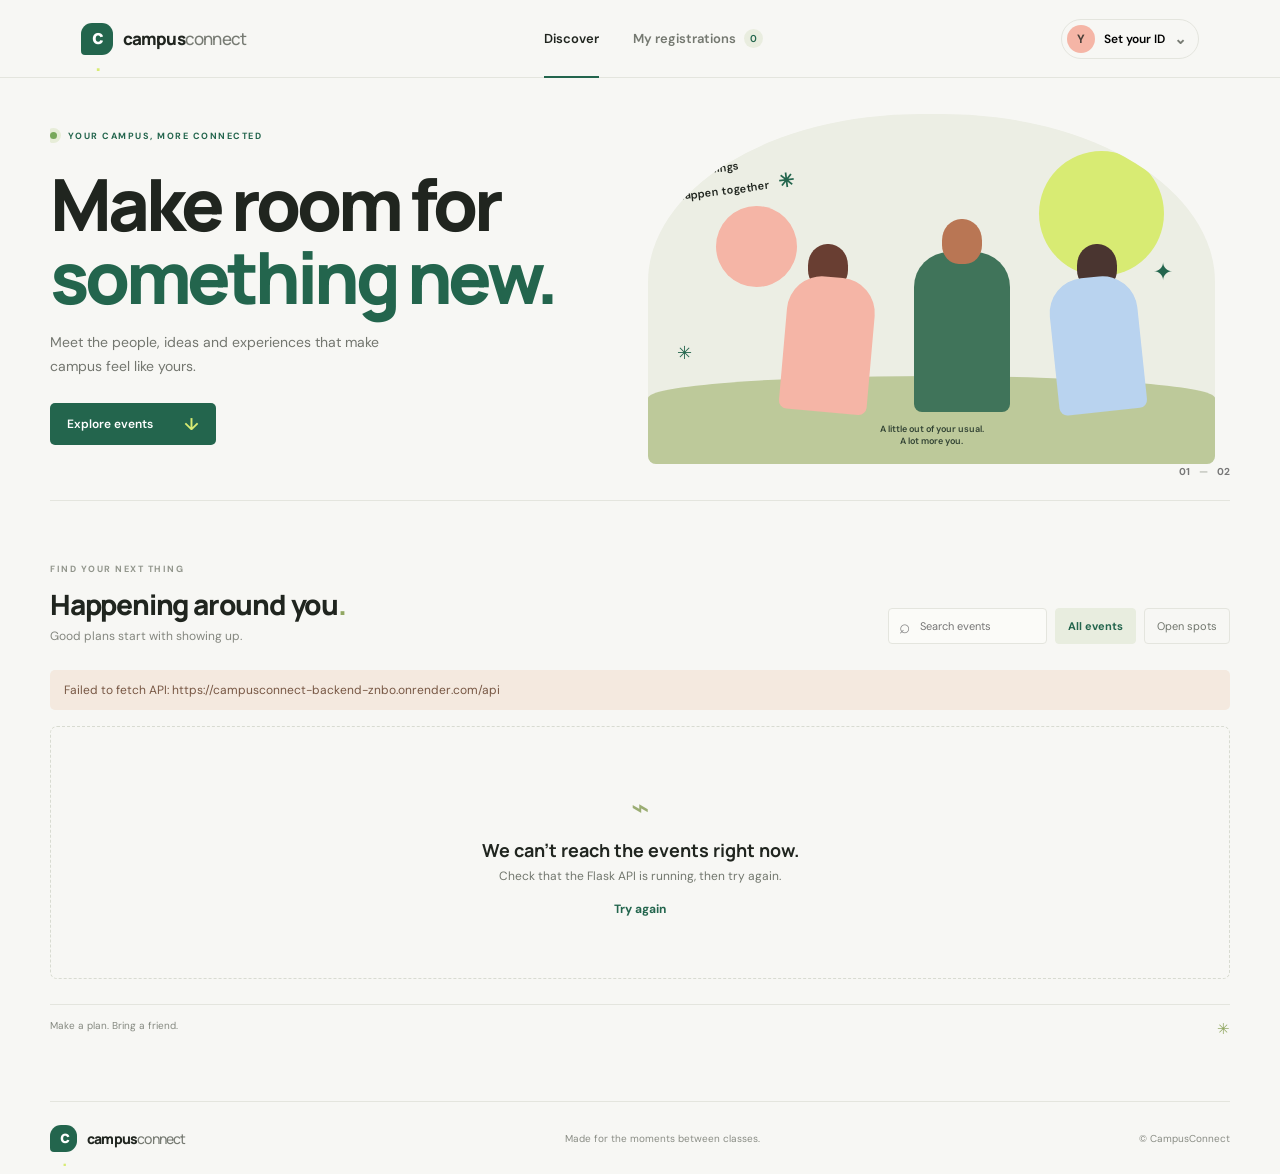
<file: index.html>
<!doctype html>
<html lang="en">
<head>
  <meta charset="utf-8">
  <meta name="viewport" content="width=device-width, initial-scale=1">
  <meta name="theme-color" content="#f7f7f4">
  <title>CampusConnect — Find your people</title>
  <link rel="preconnect" href="https://fonts.googleapis.com">
  <link rel="preconnect" href="https://fonts.gstatic.com" crossorigin>
  <link href="https://fonts.googleapis.com/css2?family=DM+Sans:wght@400;500;600;700&family=Manrope:wght@400;500;600;700;800&display=swap" rel="stylesheet">
  <link rel="stylesheet" href="styles.css">
  <script src="app.js" defer></script>
</head>
<body data-page="events">
  <header class="topbar">
    <a class="brand" href="index.html" aria-label="CampusConnect home"><span class="brand-mark">c<span>.</span></span><span>campus<span class="brand-light">connect</span></span></a>
    <nav class="nav-links" aria-label="Main navigation"><a class="nav-link active" href="index.html">Discover</a><a class="nav-link" href="registrations.html">My registrations <span class="nav-count" id="nav-count">0</span></a></nav>
    <button class="profile-chip" id="identity-open" type="button"><span class="avatar">Y</span><span id="identity-label">Set your ID</span><span class="chevron">⌄</span></button>
  </header>

  <main class="page-shell">
    <section class="hero">
      <div class="hero-copy"><div class="eyebrow"><span class="live-dot"></span> YOUR CAMPUS, MORE CONNECTED</div><h1>Make room for<br><span>something new.</span></h1><p>Meet the people, ideas and experiences that make campus feel like yours.</p><a class="hero-cta" href="#events">Explore events <span>↓</span></a></div>
      <div class="hero-art" aria-label="Illustration of students sharing ideas"><div class="sun-shape"></div><div class="art-note note-one">good things<br>happen together <span>✳</span></div><div class="art-circle circle-one"></div><div class="art-circle circle-two"></div><div class="art-person person-one"><i></i><b></b></div><div class="art-person person-two"><i></i><b></b></div><div class="art-person person-three"><i></i><b></b></div><div class="art-ground"></div><div class="art-spark spark-one">✦</div><div class="art-spark spark-two">✳</div><div class="art-caption">A little out of your usual.<br>A lot more you.</div></div>
      <div class="hero-index">01 <span>—</span> 02</div>
    </section>

    <section class="events-section" id="events">
      <div class="section-heading"><div><div class="eyebrow muted">FIND YOUR NEXT THING</div><h2>Happening around you<span class="period">.</span></h2><p class="section-subtitle">Good plans start with showing up.</p></div><div class="event-tools"><label class="search-box"><span>⌕</span><input id="event-search" type="search" placeholder="Search events" aria-label="Search events"></label><button class="filter-button selected" data-filter="all">All events</button><button class="filter-button" data-filter="open">Open spots</button></div></div>
      <div class="notice" id="api-notice" hidden></div>
      <div class="event-grid" id="event-grid" aria-live="polite"><div class="loading-card"><span class="spinner"></span> Finding campus events…</div></div>
      <div class="section-footer"><span>Make a plan. Bring a friend.</span><span class="footer-doodle">✳</span></div>
    </section>
  </main>

  <footer class="site-footer"><a class="brand footer-brand" href="index.html"><span class="brand-mark">c<span>.</span></span><span>campus<span class="brand-light">connect</span></span></a><span>Made for the moments between classes.</span><span>© CampusConnect</span></footer>

  <dialog class="modal" id="identity-modal"><form method="dialog" class="modal-card" id="identity-form"><button class="modal-close" aria-label="Close" value="cancel">×</button><div class="eyebrow muted">YOUR CAMPUS PROFILE</div><h2>Let’s get you in.</h2><p>Your project API doesn’t include sign-in yet. Enter your user UUID to register and see your events.</p><label class="field-label" for="user-id">User ID <span>UUID</span></label><input class="text-input" id="user-id" name="user_id" placeholder="xxxxxxxx-xxxx-xxxx-xxxx-xxxxxxxxxxxx" autocomplete="off"><div class="form-error" id="identity-error" role="alert"></div><button class="primary-button" id="save-identity" value="default">Save profile <span>→</span></button><div class="hint-box">Your ID is saved only in this browser.</div></form></dialog>
  <dialog class="modal" id="register-modal"><form method="dialog" class="modal-card"><button class="modal-close" aria-label="Close" value="cancel">×</button><div class="event-icon modal-icon" id="register-icon">✳</div><div class="eyebrow muted">SAVE YOUR SPOT</div><h2 id="register-title">Join this event?</h2><p id="register-copy">You’re one step away from a good plan.</p><div class="form-error" id="register-error" role="alert"></div><button class="primary-button" id="confirm-register" value="default">Count me in <span>→</span></button><button class="text-button" value="cancel">Maybe later</button></form></dialog>
  <div class="toast" id="toast" role="status" aria-live="polite"></div>
</body>
</html>
</file>
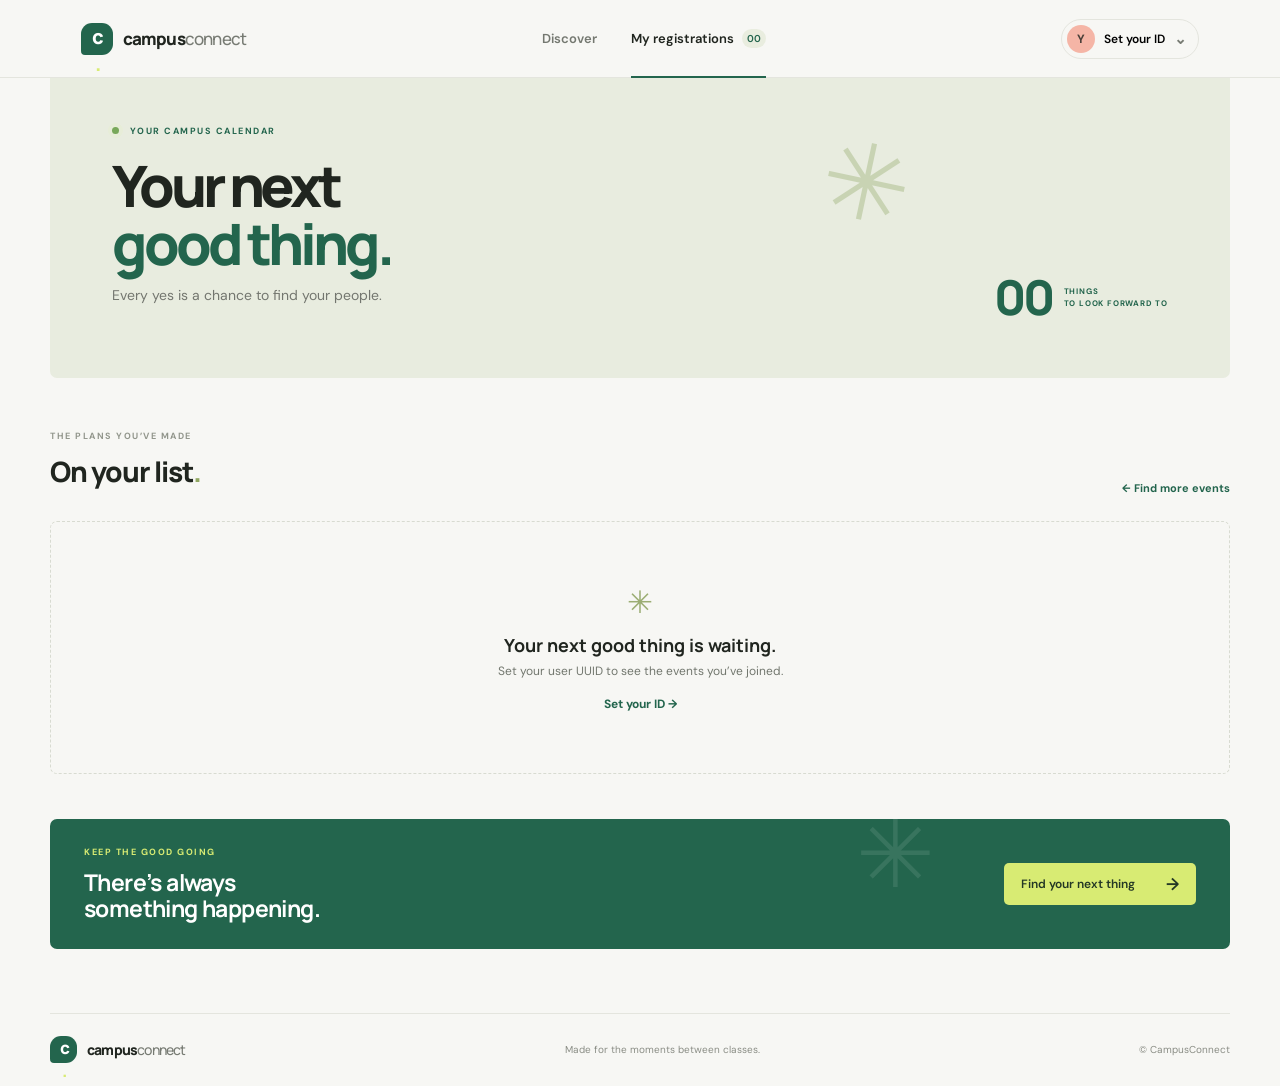
<file: registrations.html>
<!doctype html>
<html lang="en">
<head>
  <meta charset="utf-8">
  <meta name="viewport" content="width=device-width, initial-scale=1">
  <meta name="theme-color" content="#f7f7f4">
  <title>My registrations — CampusConnect</title>
  <link rel="preconnect" href="https://fonts.googleapis.com">
  <link rel="preconnect" href="https://fonts.gstatic.com" crossorigin>
  <link href="https://fonts.googleapis.com/css2?family=DM+Sans:wght@400;500;600;700&family=Manrope:wght@400;500;600;700;800&display=swap" rel="stylesheet">
  <link rel="stylesheet" href="styles.css">
  <script src="app.js" defer></script>
</head>
<body data-page="registrations">
  <header class="topbar">
    <a class="brand" href="index.html" aria-label="CampusConnect home"><span class="brand-mark">c<span>.</span></span><span>campus<span class="brand-light">connect</span></span></a>
    <nav class="nav-links" aria-label="Main navigation"><a class="nav-link" href="index.html">Discover</a><a class="nav-link active" href="registrations.html">My registrations <span class="nav-count" id="nav-count">0</span></a></nav>
    <button class="profile-chip" id="identity-open" type="button"><span class="avatar">Y</span><span id="identity-label">Set your ID</span><span class="chevron">⌄</span></button>
  </header>
  <main class="page-shell subpage-shell">
    <section class="my-hero"><div class="eyebrow"><span class="live-dot"></span> YOUR CAMPUS CALENDAR</div><h1>Your next<br><span>good thing.</span></h1><p>Every yes is a chance to find your people.</p><div class="my-hero-mark">✳</div><div class="my-hero-number"><strong id="registration-total">00</strong><span>THINGS<br>TO LOOK FORWARD TO</span></div></section>
    <section class="registrations-section"><div class="section-heading compact-heading"><div><div class="eyebrow muted">THE PLANS YOU’VE MADE</div><h2>On your list<span class="period">.</span></h2></div><a class="back-link" href="index.html">← Find more events</a></div><div class="notice" id="api-notice" hidden></div><div class="registration-list" id="registration-list" aria-live="polite"><div class="loading-card"><span class="spinner"></span> Pulling up your plans…</div></div></section>
    <section class="bottom-cta"><div><div class="eyebrow">KEEP THE GOOD GOING</div><h2>There’s always<br>something happening.</h2></div><a class="hero-cta" href="index.html#events">Find your next thing <span>→</span></a><span class="cta-spark">✳</span></section>
  </main>
  <footer class="site-footer"><a class="brand footer-brand" href="index.html"><span class="brand-mark">c<span>.</span></span><span>campus<span class="brand-light">connect</span></span></a><span>Made for the moments between classes.</span><span>© CampusConnect</span></footer>
  <dialog class="modal" id="identity-modal"><form method="dialog" class="modal-card" id="identity-form"><button class="modal-close" aria-label="Close" value="cancel">×</button><div class="eyebrow muted">YOUR CAMPUS PROFILE</div><h2>Let’s get you in.</h2><p>Your project API doesn’t include sign-in yet. Enter your user UUID to register and see your events.</p><label class="field-label" for="user-id">User ID <span>UUID</span></label><input class="text-input" id="user-id" name="user_id" placeholder="xxxxxxxx-xxxx-xxxx-xxxx-xxxxxxxxxxxx" autocomplete="off"><div class="form-error" id="identity-error" role="alert"></div><button class="primary-button" id="save-identity" value="default">Save profile <span>→</span></button><div class="hint-box">Your ID is saved only in this browser.</div></form></dialog>
  <div class="toast" id="toast" role="status" aria-live="polite"></div>
</body>
</html>
</file>
<file: styles.css>
:root{--paper:#f7f7f4;--ink:#20251f;--muted:#777b73;--green:#23654d;--lime:#d8eb73;--line:#e4e5de;--pink:#f5b5a6;--blue:#b9d3ef;--serif:Manrope, sans-serif;--body:"DM Sans",sans-serif}*{box-sizing:border-box}html{scroll-behavior:smooth}body{margin:0;background:var(--paper);color:var(--ink);font:15px var(--body);-webkit-font-smoothing:antialiased}a{color:inherit;text-decoration:none}button,input{font:inherit}.topbar{height:78px;padding:0 max(calc((100vw - 1180px)/2),6.3vw);display:flex;align-items:center;border-bottom:1px solid var(--line);gap:64px;background:rgba(247,247,244,.96);position:relative;z-index:2}.brand{display:flex;align-items:center;gap:10px;font:800 17px var(--serif);letter-spacing:-.8px;white-space:nowrap}.brand-mark{display:grid;place-items:center;background:var(--green);color:white;width:32px;height:32px;border-radius:11px 11px 11px 4px;font:800 20px var(--serif);letter-spacing:-2px}.brand-mark span{color:var(--lime)}.brand-light{font-weight:500;color:#777b73}.nav-links{display:flex;align-items:center;gap:34px;height:100%;margin:auto}.nav-link{height:100%;display:flex;align-items:center;gap:8px;color:#747870;font-size:13px;font-weight:600;position:relative}.nav-link.active{color:var(--ink)}.nav-link.active:after{content:"";position:absolute;bottom:-1px;left:0;right:0;height:2px;background:var(--green)}.nav-count{display:grid;place-items:center;min-width:19px;height:19px;padding:0 5px;border-radius:50px;background:#e9eddf;color:var(--green);font-size:10px}.profile-chip{display:flex;align-items:center;gap:9px;border:1px solid var(--line);border-radius:40px;background:transparent;padding:5px 11px 5px 5px;font-size:12px;font-weight:600;cursor:pointer}.avatar{width:28px;height:28px;display:grid;place-items:center;background:var(--pink);border-radius:50%;font-weight:700;color:#493e37}.chevron{font-size:15px;color:var(--muted)}.page-shell{max-width:1180px;margin:auto;padding:0 0}.hero{min-height:420px;display:grid;grid-template-columns:1fr 1fr;align-items:center;position:relative;border-bottom:1px solid var(--line);overflow:hidden}.hero-copy{padding:52px 0 55px;position:relative;z-index:1}.eyebrow{font-size:9px;font-weight:700;letter-spacing:1.5px;color:var(--green)}.live-dot{display:inline-block;width:7px;height:7px;border-radius:50%;background:#78a85a;margin:0 7px 0 0;box-shadow:0 0 0 4px #e7edd8}h1,h2,p{margin-top:0}.hero h1,.my-hero h1{font:800 clamp(48px,6vw,72px)/1.02 var(--serif);letter-spacing:-4px;margin:25px 0 17px}.hero h1 span,.my-hero h1 span{color:var(--green)}.hero-copy>p,.my-hero>p{font-size:14px;color:#73766f;line-height:1.7;max-width:370px;margin:0 0 25px}.hero-cta{background:var(--green);color:#fff;border:0;border-radius:5px;padding:13px 17px;display:inline-flex;gap:31px;align-items:center;font-size:12px;font-weight:600;transition:transform .2s,background .2s}.hero-cta:hover,.primary-button:hover{background:#174e3a;transform:translateY(-2px)}.hero-cta span{color:var(--lime);font-size:17px;line-height:10px}.hero-art{height:350px;margin:27px 15px 28px 8px;position:relative;background:#eceee4;border-radius:48% 48% 8px 8px;overflow:hidden}.sun-shape{position:absolute;right:51px;top:37px;background:var(--lime);width:125px;height:125px;border-radius:50%}.art-ground{position:absolute;left:0;right:0;bottom:0;height:88px;background:#bdc99a;border-radius:50% 50% 0 0 / 25% 25% 0 0}.art-circle{position:absolute;border-radius:50%}.circle-one{width:81px;height:81px;background:#f5b5a6;left:68px;top:92px}.circle-two{width:54px;height:54px;background:#b9d3ef;right:83px;top:203px}.art-note{position:absolute;top:45px;left:28px;font-size:11px;font-weight:600;line-height:1.4;z-index:1;transform:rotate(-7deg)}.art-note span{color:var(--green);font-size:19px;margin-left:6px}.art-person{position:absolute;z-index:1}.art-person i{display:block;position:absolute;left:50%;transform:translateX(-50%);width:40px;height:45px;border-radius:48% 48% 42% 42%;background:#9d624d;top:-33px}.art-person b{display:block;width:88px;height:135px;border-radius:35px 35px 8px 8px;background:#367454}.person-one{bottom:52px;left:24%}.person-one i{background:#693e32}.person-one b{background:#f5b5a6;transform:rotate(5deg)}.person-two{bottom:52px;left:47%}.person-two i{background:#b97654}.person-two b{height:160px;width:96px;background:#40745a}.person-three{bottom:52px;right:13%}.person-three i{background:#4a3530}.person-three b{background:#b9d3ef;transform:rotate(-6deg)}.art-spark{position:absolute;color:var(--green);z-index:1}.spark-one{top:142px;right:42px;font-size:24px}.spark-two{left:29px;bottom:99px;font-size:18px}.art-caption{position:absolute;z-index:1;bottom:16px;left:50%;transform:translateX(-50%);font-size:9px;line-height:1.4;text-align:center;color:#334435;font-weight:600}.hero-index{position:absolute;bottom:22px;right:0;font:700 10px var(--body);color:#777}.hero-index span{color:#b6baaf;margin:0 7px}.events-section{padding:62px 0 24px}.section-heading{display:flex;justify-content:space-between;align-items:flex-end;margin-bottom:26px;gap:20px}.muted{color:#92968c}.section-heading h2,.registrations-section h2{font:800 28px var(--serif);letter-spacing:-1.2px;margin:10px 0 5px}.period{color:#91a762}.section-subtitle{margin:0;color:#84877f;font-size:12px}.event-tools{display:flex;align-items:center;gap:8px}.search-box{height:36px;display:flex;align-items:center;gap:8px;border:1px solid var(--line);padding:0 10px;border-radius:4px;background:#fbfbf8}.search-box>span{font-size:19px;color:#888}.search-box input{border:0;outline:0;background:none;width:118px;font-size:11px}.filter-button{height:36px;padding:0 12px;background:transparent;border:1px solid var(--line);border-radius:4px;color:#71766d;font-size:11px;cursor:pointer}.filter-button.selected{background:#e8eddf;color:var(--green);border-color:#e8eddf;font-weight:700}.event-grid{display:grid;grid-template-columns:repeat(3,1fr);gap:17px}.event-card{border:1px solid var(--line);background:#fbfbf8;border-radius:7px;overflow:hidden;transition:transform .2s,box-shadow .2s}.event-card:hover{transform:translateY(-4px);box-shadow:0 12px 28px #2a33200f}.card-art{height:140px;position:relative;overflow:hidden;display:flex;align-items:center;justify-content:center}.card-art:before,.card-art:after{content:"";position:absolute;border-radius:50%;opacity:.55}.card-art:before{width:125px;height:125px;right:26px;top:26px;border:1px solid #fff}.card-art:after{width:73px;height:73px;right:53px;top:52px;border:1px solid #fff}.palette-0{background:#e9d8cb}.palette-1{background:#dce5ce}.palette-2{background:#d8e2ee}.palette-3{background:#e8dfad}.palette-4{background:#e9c9c1}.palette-5{background:#d6d2e7}.card-glyph{font:800 60px var(--serif);color:#354f3e;position:relative;z-index:1;transform:rotate(-8deg)}.palette-1 .card-glyph,.palette-4 .card-glyph{color:#865746}.palette-2 .card-glyph,.palette-5 .card-glyph{color:#465e79}.capacity-pill{position:absolute;z-index:1;left:12px;top:12px;border-radius:30px;background:#ffffffdc;padding:6px 9px;font-size:9px;font-weight:700;color:#3d674e}.capacity-pill.full{color:#915a4f}.card-content{padding:16px 16px 15px}.card-meta{display:flex;align-items:center;justify-content:space-between;margin-bottom:10px}.status-label{font-size:9px;font-weight:700;color:var(--green);text-transform:uppercase;letter-spacing:.7px}.card-content h3{font:700 17px/1.3 var(--serif);letter-spacing:-.35px;margin:0 0 8px;overflow-wrap:anywhere}.card-description{font-size:11px;color:#80847b;margin:0 0 17px;line-height:1.5}.card-bottom{border-top:1px solid var(--line);padding-top:12px;display:flex;align-items:center;justify-content:space-between;gap:8px}.capacity-text{font-size:10px;color:#72776e}.small-button{border:0;background:var(--green);border-radius:4px;padding:9px 12px;color:white;font-size:10px;font-weight:700;cursor:pointer}.small-button:disabled{background:#e7e8e1;color:#888;cursor:not-allowed}.empty-state{grid-column:1/-1;text-align:center;padding:60px 20px;border:1px dashed #d8dbd1;border-radius:7px;color:#72776e}.empty-state .empty-icon{font-size:31px;color:#9bad73;margin-bottom:10px}.empty-state h3{font:700 18px var(--serif);color:var(--ink);margin:0 0 6px}.empty-state p{font-size:12px;margin:0 0 14px}.empty-state a{color:var(--green);font-weight:700;font-size:12px}.loading-card{grid-column:1/-1;padding:38px;text-align:center;color:#777;font-size:12px}.spinner{display:inline-block;width:15px;height:15px;border:2px solid #d9dfd2;border-top-color:var(--green);border-radius:50%;vertical-align:middle;margin-right:7px;animation:spin .8s linear infinite}@keyframes spin{to{transform:rotate(360deg)}}.notice{padding:12px 14px;border-radius:5px;background:#f4e9df;color:#775744;font-size:12px;margin-bottom:16px}.notice[hidden]{display:none}.section-footer{margin-top:25px;padding:14px 0;border-top:1px solid var(--line);display:flex;justify-content:space-between;color:#858980;font-size:10px}.footer-doodle{color:#91a762;font-size:15px}.site-footer{max-width:1180px;margin:24px auto 0;min-height:73px;border-top:1px solid var(--line);display:flex;align-items:center;justify-content:space-between;color:#8a8d85;font-size:10px}.footer-brand{color:var(--ink);font-size:14px}.footer-brand .brand-mark{width:27px;height:27px;font-size:17px}.subpage-shell{padding-bottom:40px}.my-hero{min-height:300px;background:#e8ecdf;padding:47px 62px;position:relative;overflow:hidden;border-radius:0 0 7px 7px}.my-hero h1{font-size:57px;margin:19px 0 12px}.my-hero>p{margin-bottom:0}.my-hero-mark{position:absolute;right:27%;top:37px;font-size:106px;color:#c8d3b3;transform:rotate(12deg)}.my-hero-number{position:absolute;right:62px;bottom:49px;display:flex;align-items:center;gap:12px;color:var(--green)}.my-hero-number strong{font:800 48px var(--serif);letter-spacing:-3px}.my-hero-number span{font-size:8px;font-weight:700;line-height:1.5;letter-spacing:.8px}.registrations-section{padding:52px 0 25px}.compact-heading{align-items:flex-end}.back-link{font-size:11px;color:var(--green);font-weight:700}.registration-list{display:flex;flex-direction:column;gap:10px}.registration-row{display:grid;grid-template-columns:70px 1fr auto;gap:17px;align-items:center;border:1px solid var(--line);background:#fbfbf8;padding:13px;border-radius:6px}.row-art{height:61px;width:70px;border-radius:4px;display:grid;place-items:center;font:700 28px var(--serif);color:#354f3e}.row-copy .eyebrow{font-size:8px}.row-copy h3{font:700 15px var(--serif);margin:5px 0 3px;overflow-wrap:anywhere}.row-copy p{font-size:10px;color:#85887f;margin:0}.row-status{font-size:10px;color:var(--green);font-weight:700;background:#e8eddf;padding:7px 10px;border-radius:30px}.bottom-cta{margin-top:20px;padding:27px 34px;background:var(--green);border-radius:7px;color:#fff;display:flex;align-items:center;justify-content:space-between;position:relative;overflow:hidden}.bottom-cta .eyebrow{color:var(--lime)}.bottom-cta h2{font:700 23px/1.15 var(--serif);letter-spacing:-.6px;margin:11px 0 0}.bottom-cta .hero-cta{background:var(--lime);color:#233725}.bottom-cta .hero-cta span{color:#233725}.cta-spark{font-size:94px;color:#ffffff19;position:absolute;right:25%;top:-25px;pointer-events:none}.modal{padding:0;border:0;background:transparent;max-width:calc(100vw - 30px);width:430px}.modal::backdrop{background:#14211770;backdrop-filter:blur(3px)}.modal-card{position:relative;background:var(--paper);padding:34px;border-radius:8px;box-shadow:0 18px 60px #1114}.modal-close{position:absolute;right:17px;top:14px;border:0;background:none;font-size:24px;color:#777;cursor:pointer}.modal-card h2{font:800 25px var(--serif);letter-spacing:-1px;margin:10px 0}.modal-card>p{font-size:12px;line-height:1.6;color:#73766f;margin-bottom:22px}.field-label{font-size:11px;font-weight:700;display:flex;justify-content:space-between;margin-bottom:7px}.field-label span{font-weight:500;color:#898d84}.text-input{width:100%;height:42px;border:1px solid #dcded5;border-radius:4px;background:#fff;padding:0 12px;outline:0;font-size:12px}.text-input:focus{border-color:var(--green);box-shadow:0 0 0 3px #23654d20}.form-error{min-height:16px;font-size:10px;color:#a34838;margin-top:5px}.primary-button{width:100%;height:43px;border:0;border-radius:4px;background:var(--green);color:white;font-size:12px;font-weight:700;display:flex;justify-content:space-between;align-items:center;padding:0 14px;cursor:pointer;transition:all .2s}.primary-button span{color:var(--lime);font-size:17px}.hint-box{background:#eceee5;color:#73786c;padding:10px;border-radius:4px;font-size:10px;margin-top:12px}.modal-icon{margin:0 0 14px!important}.text-button{display:block;margin:12px auto 0;border:0;background:transparent;font-size:11px;color:#73776f;cursor:pointer}.toast{position:fixed;z-index:5;bottom:22px;left:50%;transform:translate(-50%,20px);opacity:0;pointer-events:none;transition:all .25s;background:#263b2f;color:#fff;padding:12px 18px;border-radius:5px;font-size:12px;box-shadow:0 8px 30px #0002}.toast.show{opacity:1;transform:translate(-50%,0)}@media(max-width:1250px){.page-shell,.site-footer{margin-left:6.3vw;margin-right:6.3vw}}@media(max-width:760px){.topbar{height:66px;padding:0 18px;gap:10px;justify-content:space-between}.brand{font-size:15px}.brand-mark{width:29px;height:29px}.nav-links{gap:14px;margin:0}.nav-link{font-size:10px}.nav-count{min-width:16px;height:16px;font-size:9px}.profile-chip{padding:3px}.profile-chip #identity-label,.profile-chip .chevron{display:none}.avatar{width:27px;height:27px}.page-shell,.site-footer{margin-left:18px;margin-right:18px}.hero{grid-template-columns:1fr;min-height:0;padding-bottom:24px}.hero-copy{padding:43px 0 8px}.hero h1,.my-hero h1{font-size:53px;letter-spacing:-3px}.hero-art{height:270px;margin:22px 0 18px}.hero-index{bottom:12px}.events-section{padding-top:39px}.section-heading{align-items:flex-start;flex-direction:column}.section-heading h2,.registrations-section h2{font-size:25px}.event-tools{width:100%;gap:6px;flex-wrap:wrap}.search-box{flex:1}.search-box input{width:100%}.filter-button{padding:0 9px}.event-grid{grid-template-columns:repeat(2,minmax(0,1fr));gap:10px}.card-art{height:112px}.card-glyph{font-size:45px}.card-content{padding:12px}.card-content h3{font-size:15px}.card-description{font-size:10px}.capacity-text{font-size:9px}.small-button{padding:8px;font-size:9px}.site-footer{min-height:90px;gap:8px;flex-wrap:wrap;padding:13px 0}.site-footer>span:nth-child(2){display:none}.my-hero{padding:37px 25px;min-height:277px}.my-hero h1{font-size:49px}.my-hero-mark{right:8%;top:22px;font-size:74px}.my-hero-number{right:25px;bottom:25px}.registrations-section{padding-top:39px}.registration-row{grid-template-columns:55px 1fr;gap:11px;padding:10px}.row-art{width:55px;height:55px}.row-status{grid-column:2;justify-self:start;padding:5px 9px}.bottom-cta{padding:24px;gap:18px;align-items:flex-start;flex-direction:column}.cta-spark{right:4%;top:7px}.bottom-cta .hero-cta{position:relative;z-index:1}.back-link{padding-top:8px}}@media(max-width:390px){.nav-links{gap:9px}.nav-link{font-size:9px}.brand{gap:6px;font-size:13px}.event-grid{grid-template-columns:1fr}.card-art{height:130px}.card-content h3{font-size:16px}}
</file>
